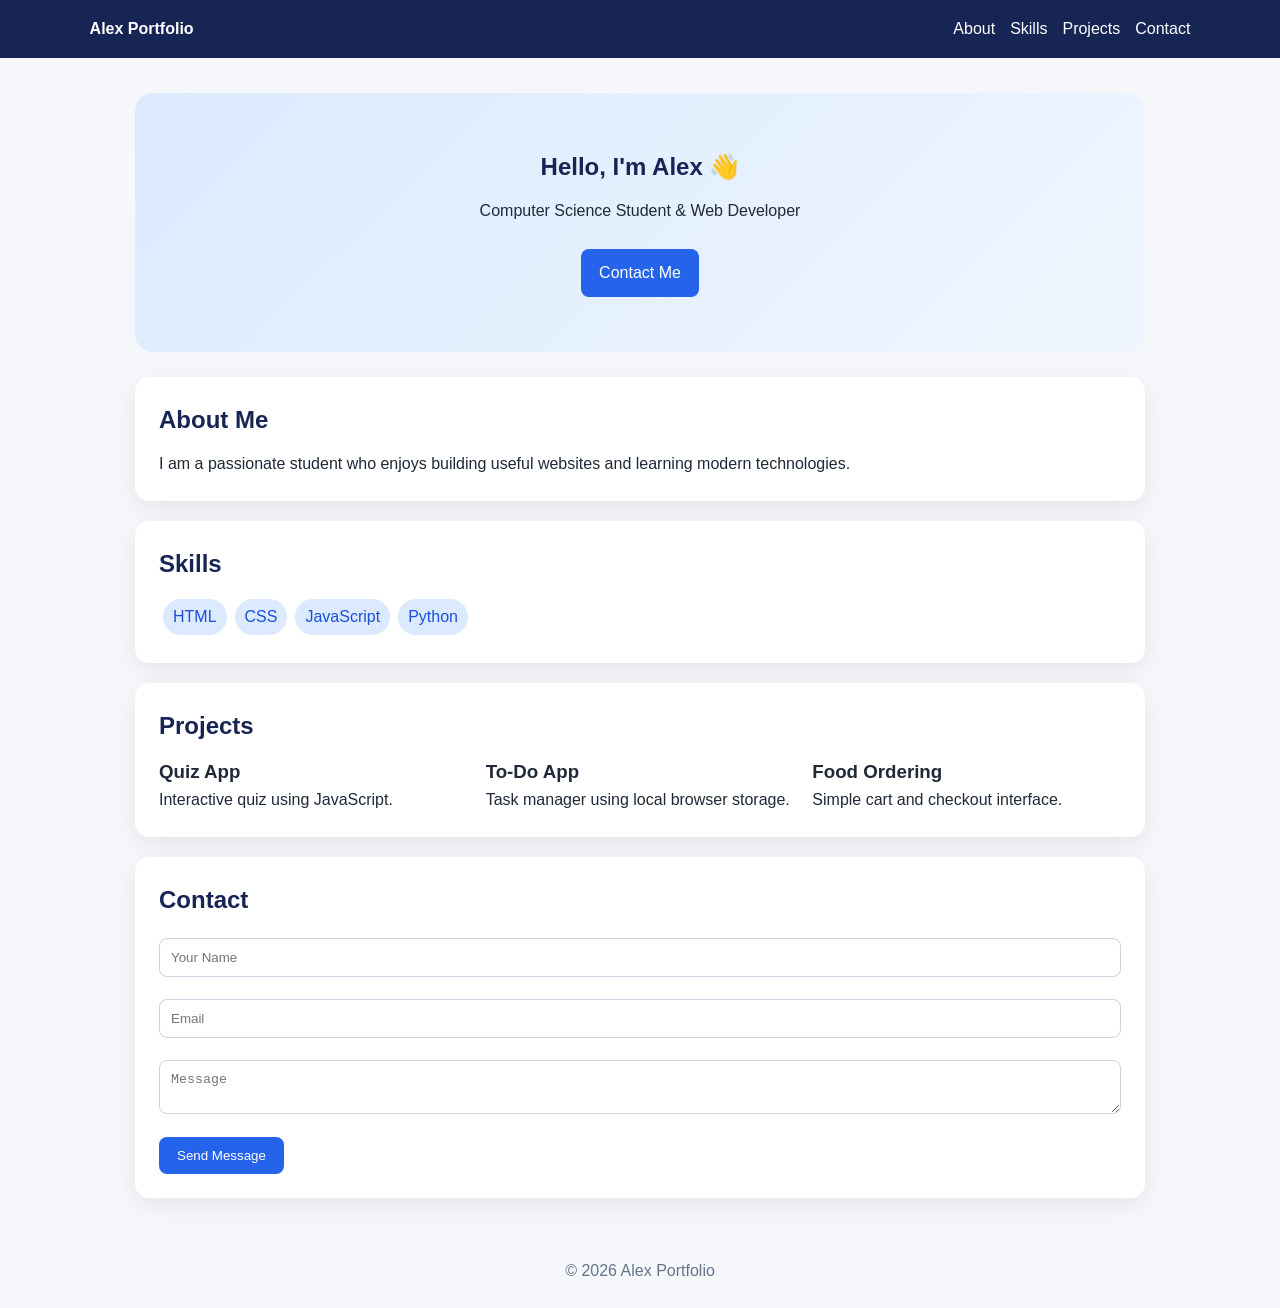
<file: Project_01_Personal_Portfolio/index.html>
<!DOCTYPE html><html><head><title>My Portfolio</title><link rel="stylesheet" href="style.css"></head><body><nav><b>Alex Portfolio</b><div><a href="#about">About</a><a href="#skills">Skills</a><a href="#projects">Projects</a><a href="#contact">Contact</a></div></nav><main class="container"><section class="hero"><h1>Hello, I'm Alex 👋</h1><p>Computer Science Student & Web Developer</p><br><a class="btn" href="#contact">Contact Me</a></section><section id="about" class="card"><h2>About Me</h2><p>I am a passionate student who enjoys building useful websites and learning modern technologies.</p></section><section id="skills" class="card"><h2>Skills</h2><span class="tag">HTML</span><span class="tag">CSS</span><span class="tag">JavaScript</span><span class="tag">Python</span></section><section id="projects" class="card"><h2>Projects</h2><div class="grid"><div><h3>Quiz App</h3><p>Interactive quiz using JavaScript.</p></div><div><h3>To-Do App</h3><p>Task manager using local browser storage.</p></div><div><h3>Food Ordering</h3><p>Simple cart and checkout interface.</p></div></div></section><section id="contact" class="card"><h2>Contact</h2><form id="contactForm"><input required placeholder="Your Name"><input required type="email" placeholder="Email"><textarea required placeholder="Message"></textarea><button class="btn">Send Message</button></form><p id="msg"></p></section></main><footer>© 2026 Alex Portfolio</footer><script src="script.js"></script></body></html>
</file>
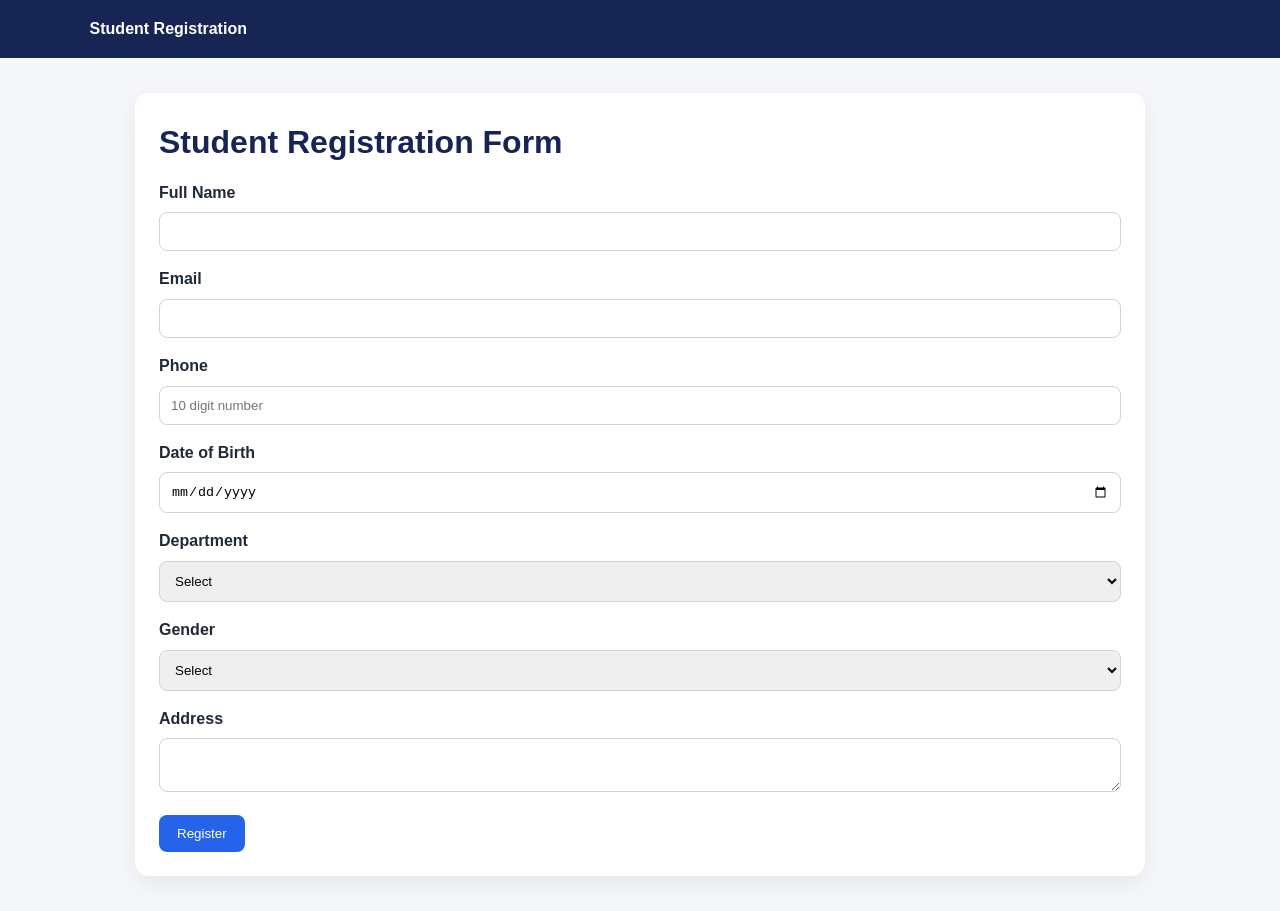
<file: Project_02_Student_Registration/index.html>
<!DOCTYPE html><html><head><title>Student Registration</title><link rel="stylesheet" href="style.css"></head><body><nav><b>Student Registration</b></nav><main class="container"><div class="card"><h1>Student Registration Form</h1><form id="reg"><label>Full Name</label><input id="name" required><label>Email</label><input type="email" required><label>Phone</label><input pattern="[0-9]{10}" placeholder="10 digit number" required><label>Date of Birth</label><input type="date" required><label>Department</label><select required><option value="">Select</option><option>CSE</option><option>ECE</option><option>EEE</option><option>Mechanical</option></select><label>Gender</label><select required><option value="">Select</option><option>Male</option><option>Female</option><option>Other</option></select><label>Address</label><textarea required></textarea><button class="btn">Register</button></form><div id="result"></div></div></main><script src="script.js"></script></body></html>
</file>
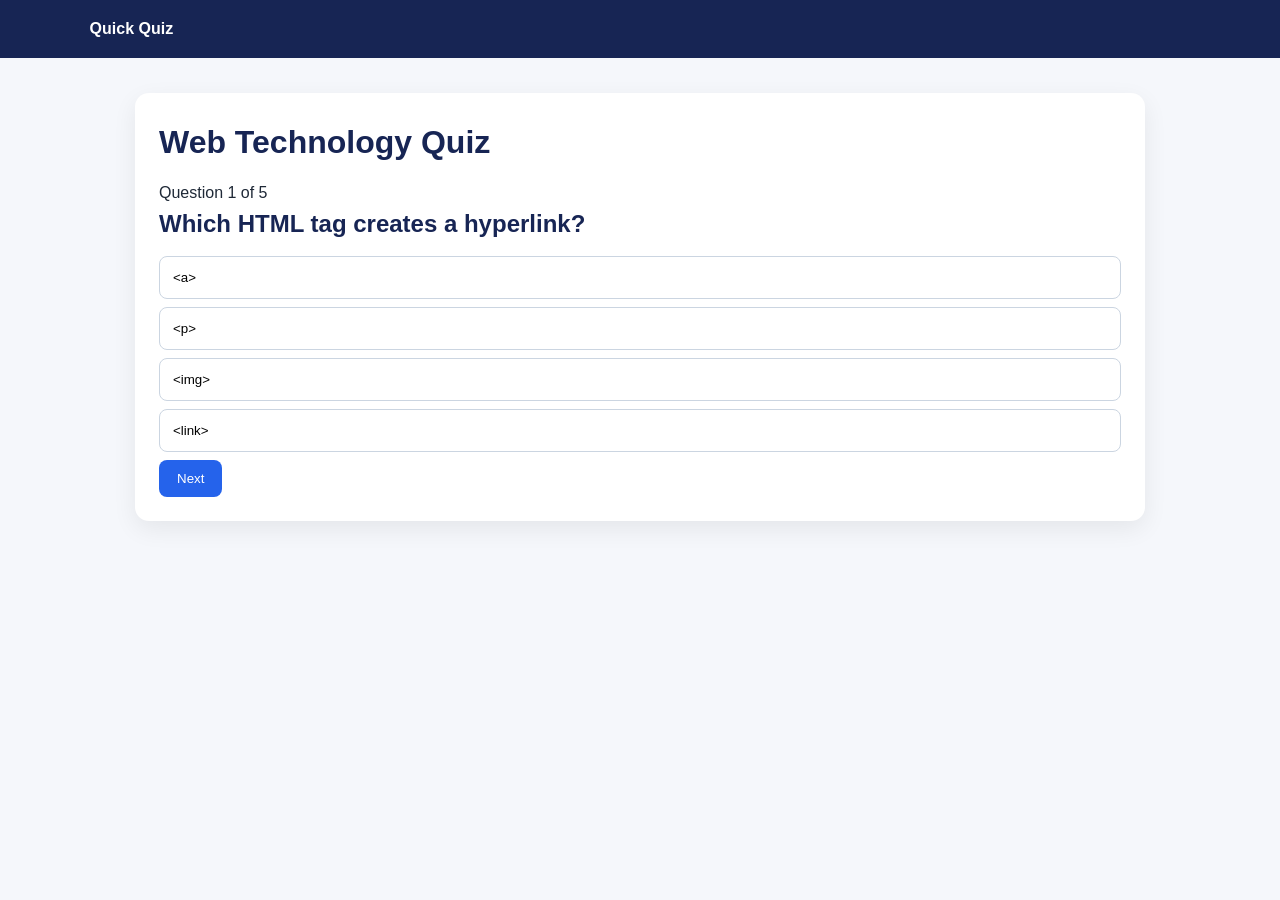
<file: Project_03_Online_Quiz/index.html>
<!DOCTYPE html><html><head><title>Online Quiz</title><link rel="stylesheet" href="style.css"></head><body><nav><b>Quick Quiz</b></nav><main class="container"><div class="card"><h1>Web Technology Quiz</h1><p id="progress"></p><h2 id="question"></h2><div id="options"></div><button id="next" class="btn">Next</button><p id="score"></p></div></main><script src="script.js"></script></body></html>
</file>
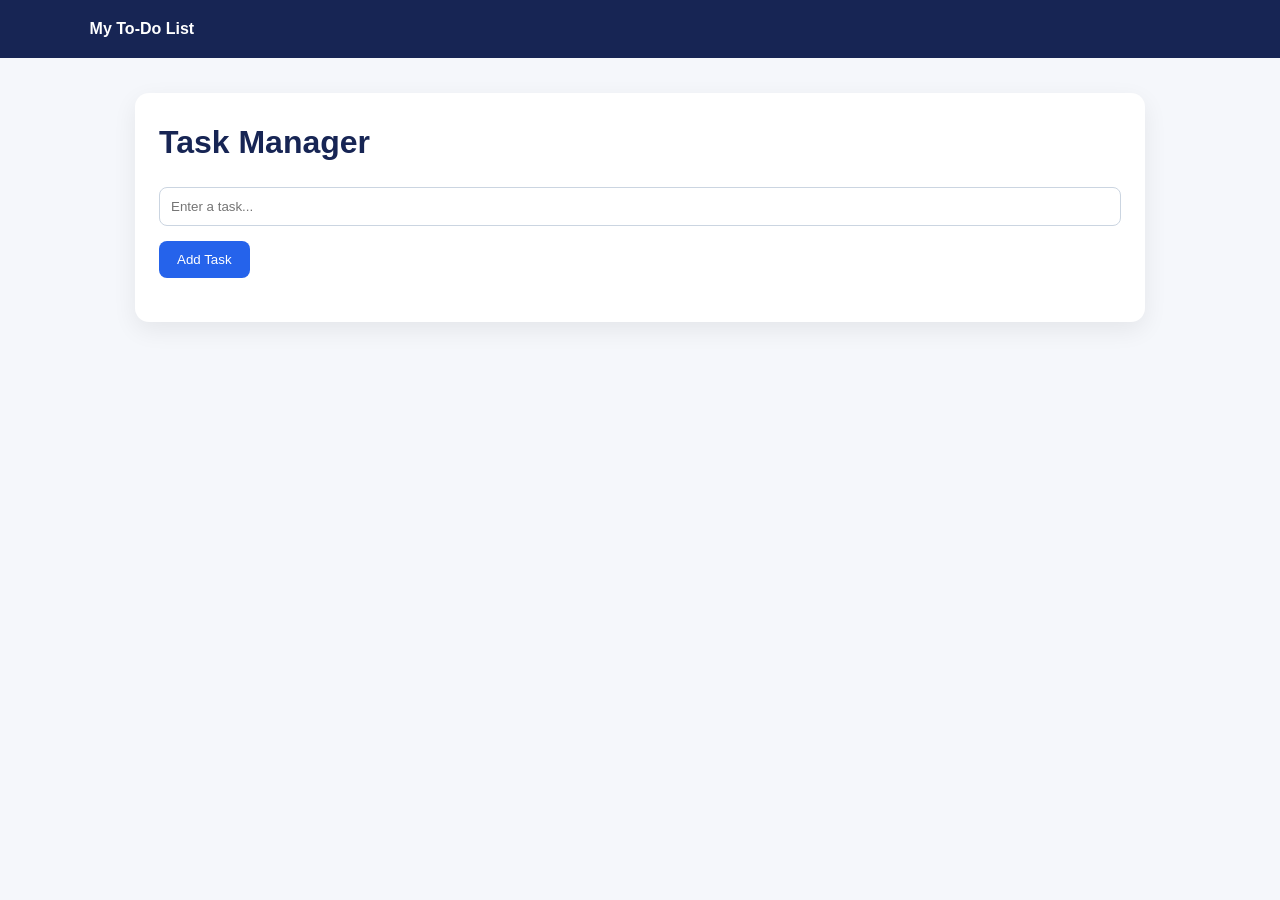
<file: Project_04_To_Do_List/index.html>
<!DOCTYPE html><html><head><title>To-Do List</title><link rel="stylesheet" href="style.css"></head><body><nav><b>My To-Do List</b></nav><main class="container"><div class="card"><h1>Task Manager</h1><form id="taskForm"><input id="task" placeholder="Enter a task..." required><button class="btn">Add Task</button></form><ul id="list"></ul></div></main><script src="script.js"></script></body></html>
</file>
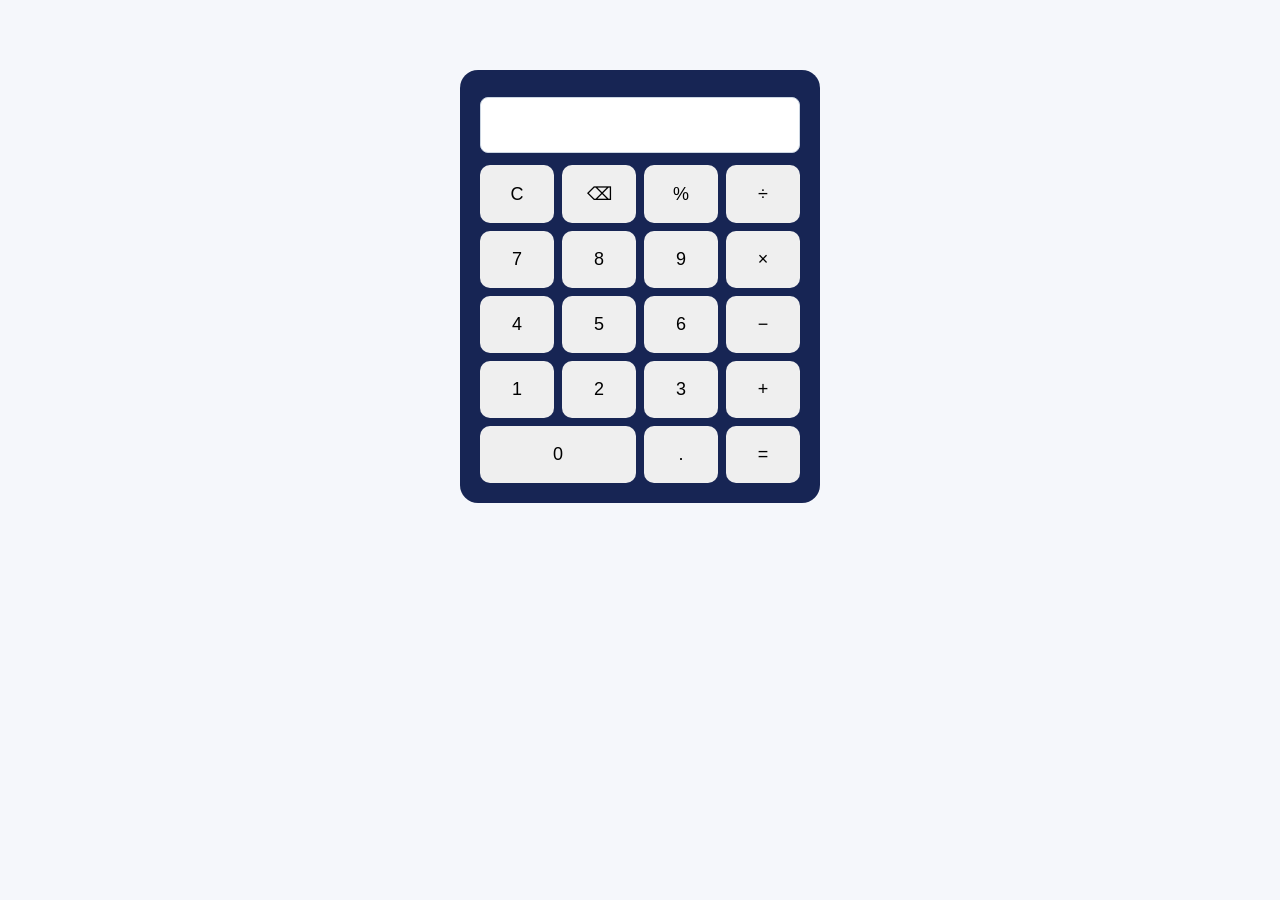
<file: Project_05_Calculator/index.html>
<!DOCTYPE html><html><head><title>Calculator</title><link rel="stylesheet" href="style.css"></head><body><main class="calc"><input id="display" readonly><div class="keys"> <button onclick="clearD()">C</button><button onclick="del()">⌫</button><button onclick="add('%')">%</button><button onclick="add('/')">÷</button><button onclick="add('7')">7</button><button onclick="add('8')">8</button><button onclick="add('9')">9</button><button onclick="add('*')">×</button><button onclick="add('4')">4</button><button onclick="add('5')">5</button><button onclick="add('6')">6</button><button onclick="add('-')">−</button><button onclick="add('1')">1</button><button onclick="add('2')">2</button><button onclick="add('3')">3</button><button onclick="add('+')">+</button><button onclick="add('0')" class="wide">0</button><button onclick="add('.')">.</button><button onclick="calc()">=</button></div></main><script src="script.js"></script></body></html>
</file>
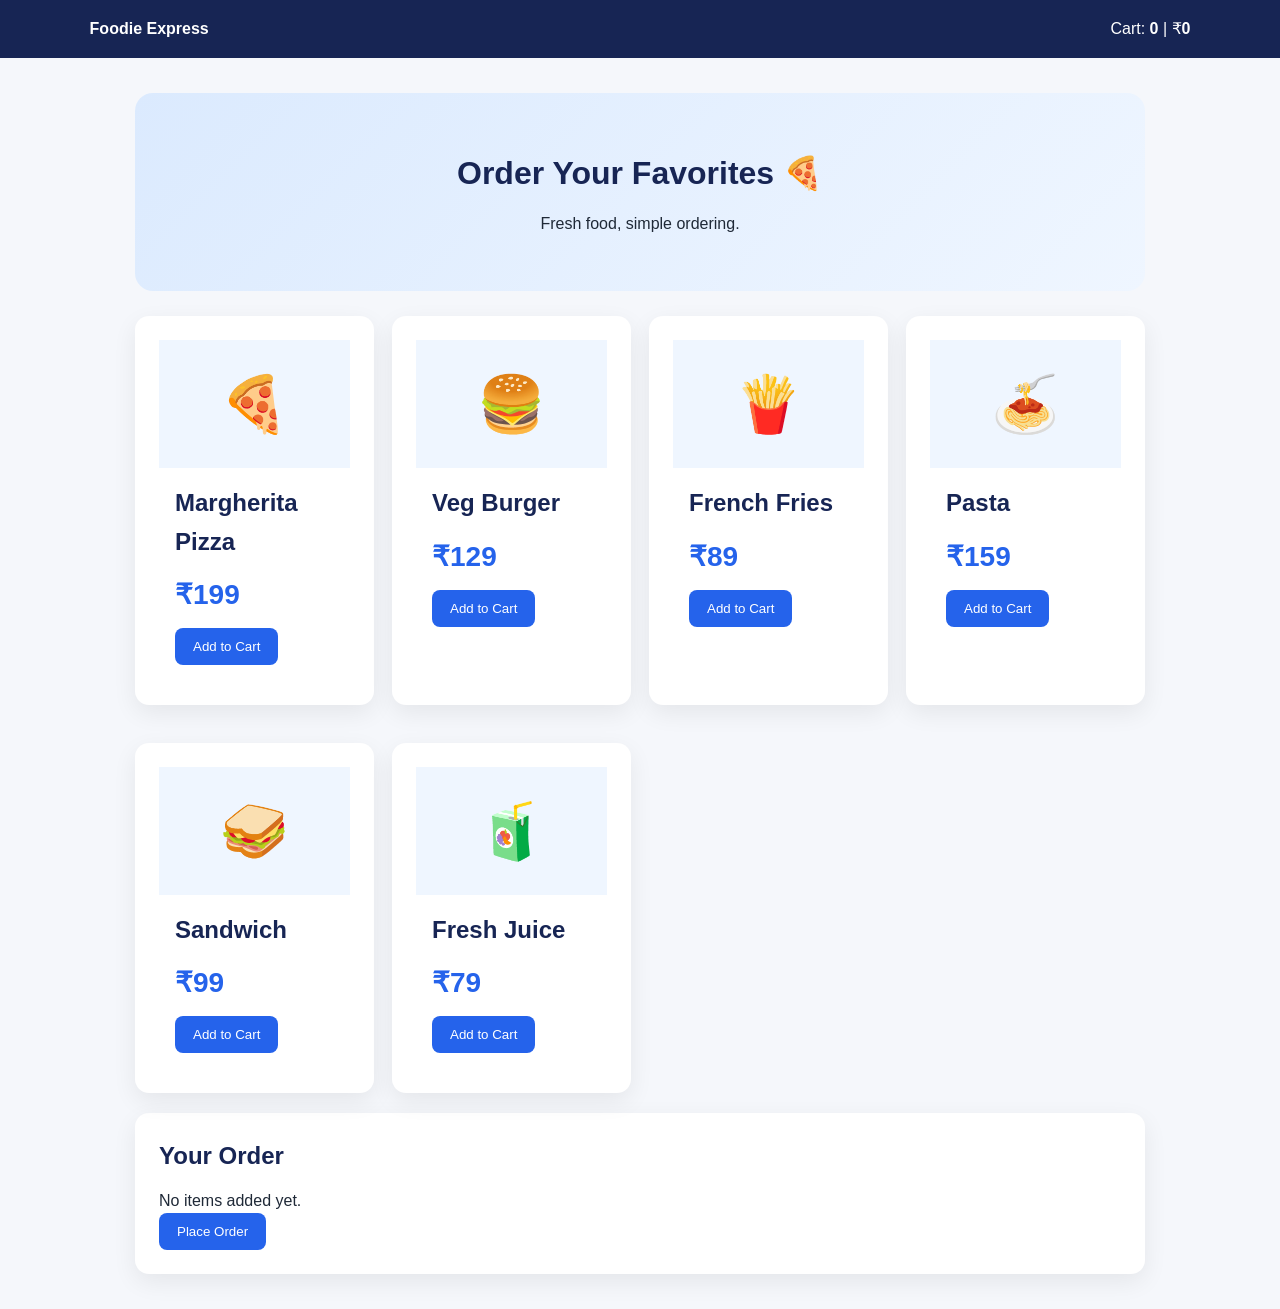
<file: Project_06_Online_Food_Ordering/index.html>
<!DOCTYPE html><html><head><title>Food Ordering</title><link rel="stylesheet" href="style.css"></head><body><nav><b>Foodie Express</b><span>Cart: <b id="count">0</b> | ₹<b id="total">0</b></span></nav><main class="container"><div class="hero"><h1>Order Your Favorites 🍕</h1><p>Fresh food, simple ordering.</p></div><div id="menu" class="grid"></div><div class="card"><h2>Your Order</h2><div id="cart">No items added yet.</div><button id="order" class="btn">Place Order</button><p id="msg"></p></div></main><script src="script.js"></script></body></html>
</file>
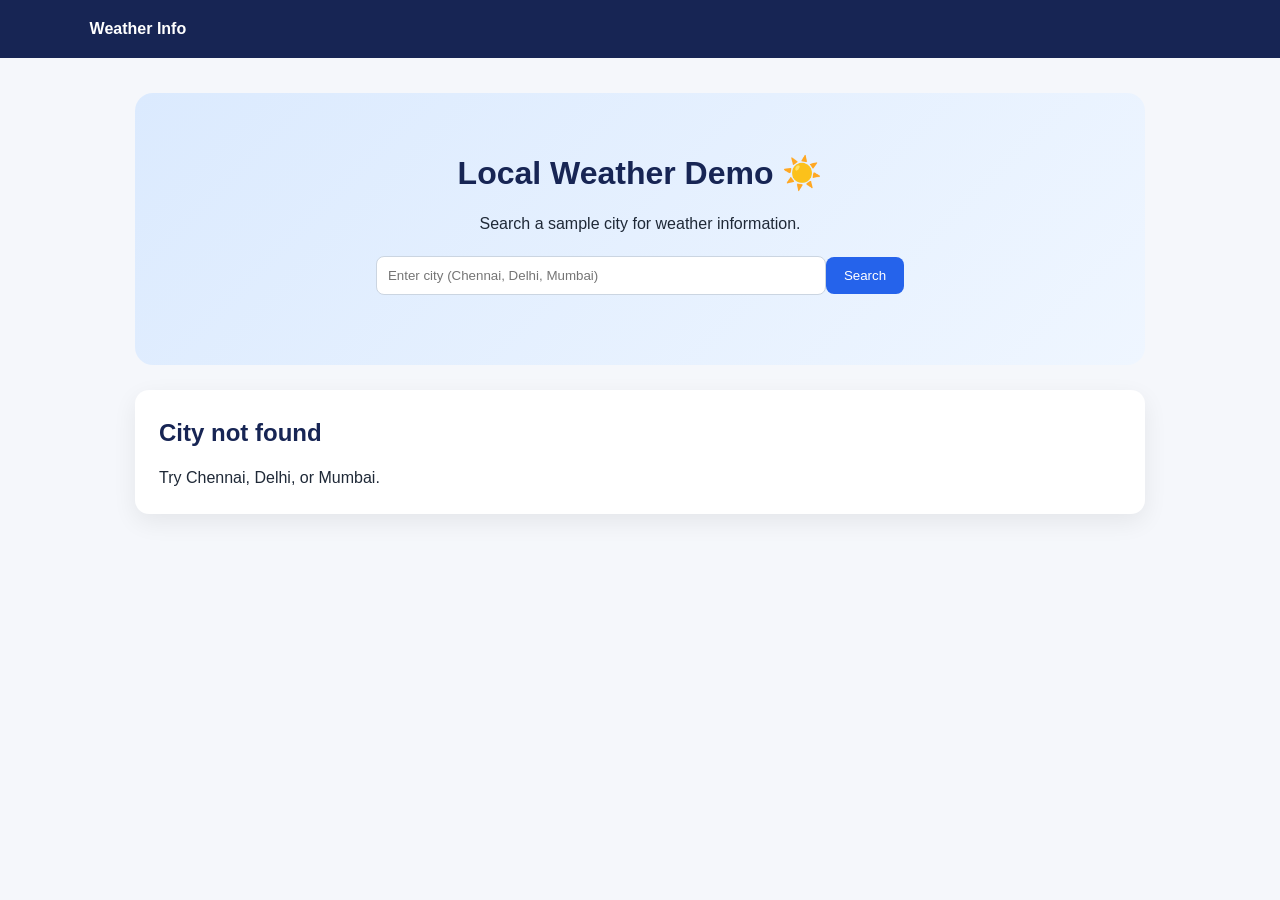
<file: Project_07_Weather_Information/index.html>
<!DOCTYPE html><html><head><title>Weather Information</title><link rel="stylesheet" href="style.css"></head><body><nav><b>Weather Info</b></nav><main class="container"><div class="hero"><h1>Local Weather Demo ☀️</h1><p>Search a sample city for weather information.</p><input id="city" placeholder="Enter city (Chennai, Delhi, Mumbai)"><button class="btn" onclick="showWeather()">Search</button></div><div id="result" class="card"></div></main><script src="script.js"></script></body></html>
</file>
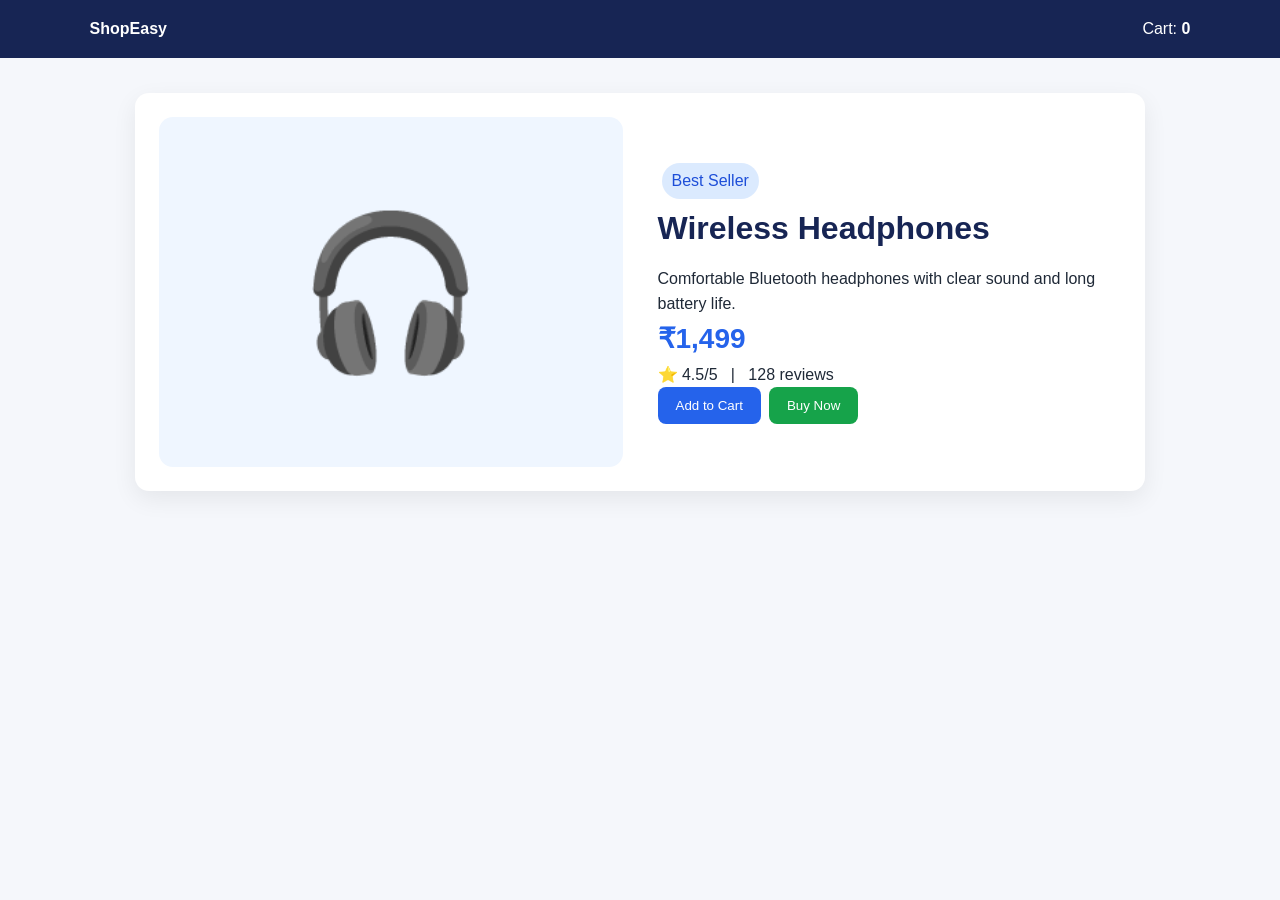
<file: Project_08_E_Commerce_Product_Page/index.html>
<!DOCTYPE html><html><head><title>E-Commerce Product</title><link rel="stylesheet" href="style.css"></head><body><nav><b>ShopEasy</b><span>Cart: <b id="cart">0</b></span></nav><main class="container"><div class="product card"><div class="image">🎧</div><div><span class="tag">Best Seller</span><h1>Wireless Headphones</h1><p>Comfortable Bluetooth headphones with clear sound and long battery life.</p><div class="price">₹1,499</div><p>⭐ 4.5/5 &nbsp; | &nbsp; 128 reviews</p><button class="btn" id="add">Add to Cart</button><button class="btn secondary" id="buy">Buy Now</button><p id="msg"></p></div></div></main><script src="script.js"></script></body></html>
</file>
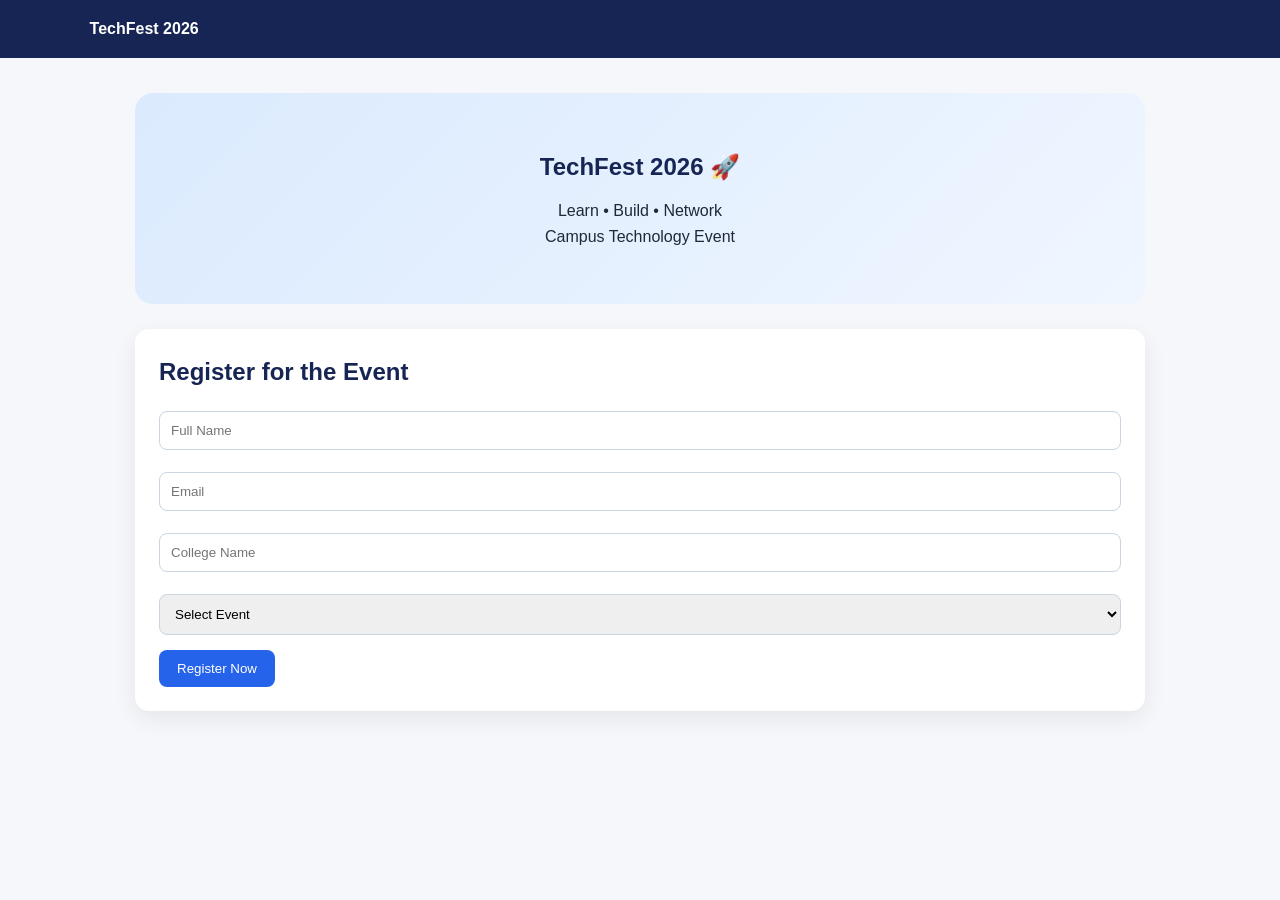
<file: Project_09_Event_Registration/index.html>
<!DOCTYPE html><html><head><title>Event Registration</title><link rel="stylesheet" href="style.css"></head><body><nav><b>TechFest 2026</b></nav><main class="container"><section class="hero"><h1>TechFest 2026 🚀</h1><p>Learn • Build • Network</p><p>Campus Technology Event</p></section><div class="card"><h2>Register for the Event</h2><form id="event"><input required placeholder="Full Name"><input required type="email" placeholder="Email"><input required placeholder="College Name"><select required><option value="">Select Event</option><option>Web Development Workshop</option><option>AI Talk</option><option>Hackathon</option></select><button class="btn">Register Now</button></form><p id="msg"></p></div></main><script src="script.js"></script></body></html>
</file>
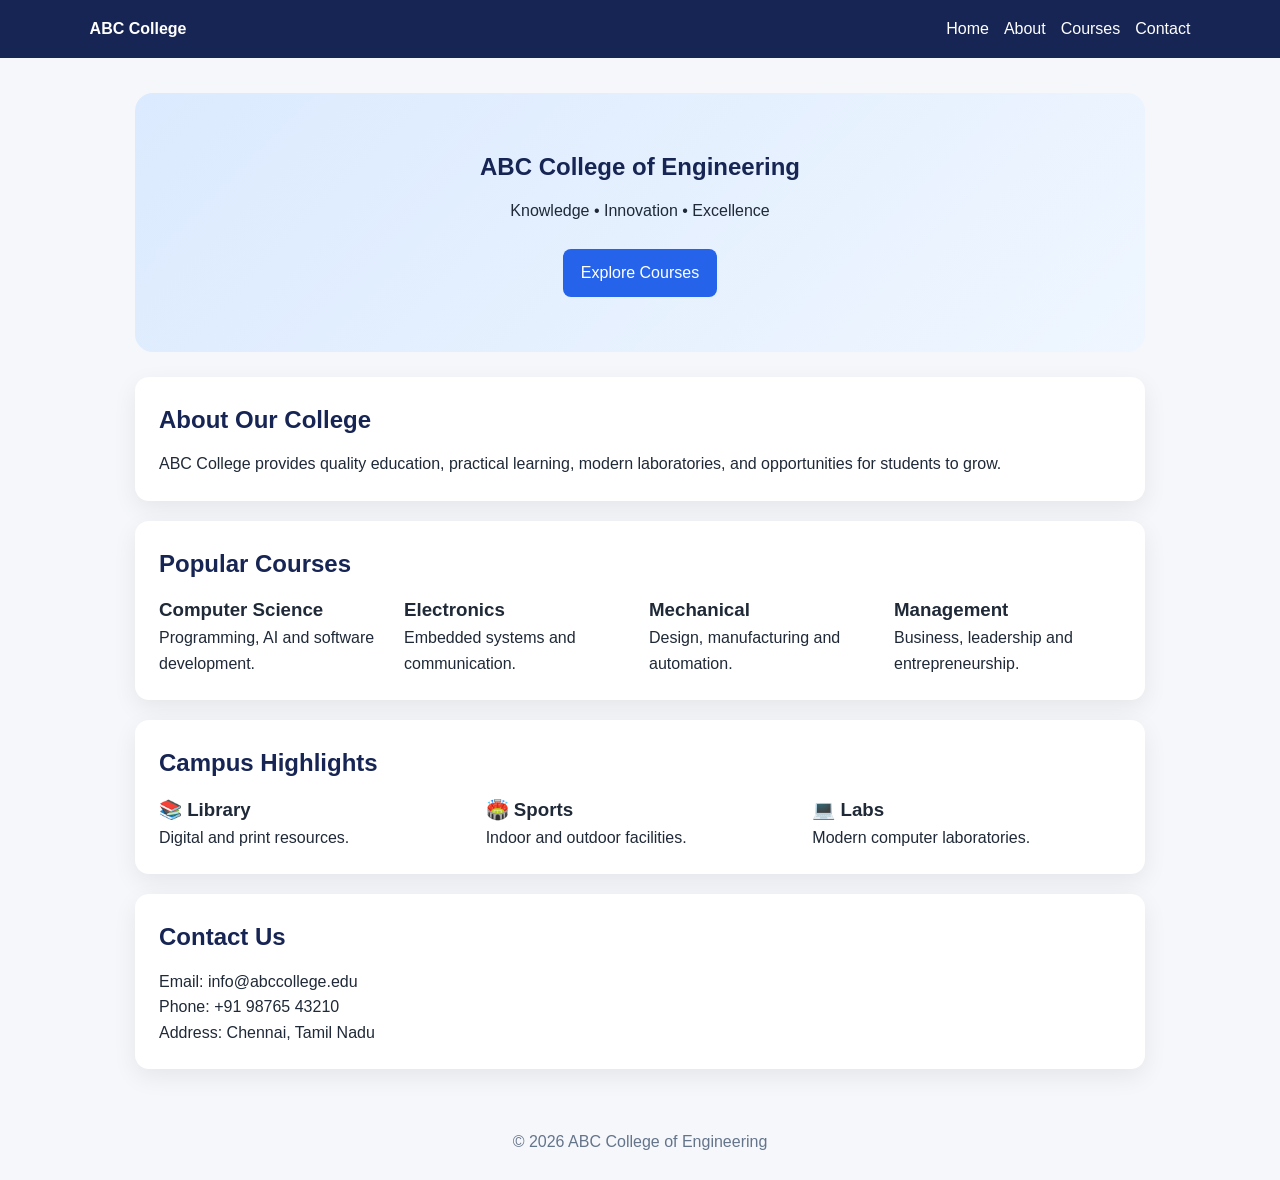
<file: Project_10_College_Website/index.html>
<!DOCTYPE html><html><head><title>College Website</title><link rel="stylesheet" href="style.css"></head><body><nav><b>ABC College</b><div><a href="#home">Home</a><a href="#about">About</a><a href="#courses">Courses</a><a href="#contact">Contact</a></div></nav><main class="container"><section id="home" class="hero"><h1>ABC College of Engineering</h1><p>Knowledge • Innovation • Excellence</p><br><a class="btn" href="#courses">Explore Courses</a></section><section id="about" class="card"><h2>About Our College</h2><p>ABC College provides quality education, practical learning, modern laboratories, and opportunities for students to grow.</p></section><section id="courses" class="card"><h2>Popular Courses</h2><div class="grid"><div><h3>Computer Science</h3><p>Programming, AI and software development.</p></div><div><h3>Electronics</h3><p>Embedded systems and communication.</p></div><div><h3>Mechanical</h3><p>Design, manufacturing and automation.</p></div><div><h3>Management</h3><p>Business, leadership and entrepreneurship.</p></div></div></section><section class="card"><h2>Campus Highlights</h2><div class="grid"><div><h3>📚 Library</h3><p>Digital and print resources.</p></div><div><h3>🏟️ Sports</h3><p>Indoor and outdoor facilities.</p></div><div><h3>💻 Labs</h3><p>Modern computer laboratories.</p></div></div></section><section id="contact" class="card"><h2>Contact Us</h2><p>Email: info@abccollege.edu</p><p>Phone: +91 98765 43210</p><p>Address: Chennai, Tamil Nadu</p></section></main><footer>© 2026 ABC College of Engineering</footer><script src="script.js"></script></body></html>
</file>
<file: Project_01_Personal_Portfolio/style.css>
*{box-sizing:border-box;margin:0;padding:0}body{font-family:Arial,sans-serif;background:#f5f7fb;color:#1f2937;line-height:1.6}nav{background:#172554;color:#fff;padding:16px 7%;display:flex;justify-content:space-between;align-items:center;gap:20px;flex-wrap:wrap}nav a{color:#fff;text-decoration:none;margin-left:15px}.container{max-width:1050px;margin:35px auto;padding:0 20px}.card{background:#fff;border-radius:14px;padding:24px;box-shadow:0 8px 24px #00000012;margin-bottom:20px}h1,h2{margin-bottom:12px;color:#172554}.btn{display:inline-block;background:#2563eb;color:#fff;border:0;border-radius:8px;padding:11px 18px;cursor:pointer;text-decoration:none}.btn:hover{background:#1d4ed8}input,select,textarea{width:100%;padding:11px;margin:7px 0 15px;border:1px solid #cbd5e1;border-radius:8px}label{font-weight:600}.grid{display:grid;grid-template-columns:repeat(auto-fit,minmax(220px,1fr));gap:18px}.hero{padding:55px 25px;text-align:center;background:linear-gradient(135deg,#dbeafe,#eff6ff);border-radius:18px;margin-bottom:25px}.tag{display:inline-block;padding:5px 10px;border-radius:20px;background:#dbeafe;color:#1d4ed8;margin:4px}.price{font-size:28px;font-weight:bold;color:#2563eb}footer{text-align:center;padding:25px;color:#64748b}@media(max-width:600px){nav{display:block}nav a{display:inline-block;margin:8px 8px 0 0}.container{margin:20px auto}}.message{margin-top:12px;padding:10px;border-radius:8px;background:#ecfdf5;color:#166534}
</file>
<file: Project_02_Student_Registration/style.css>
*{box-sizing:border-box;margin:0;padding:0}body{font-family:Arial,sans-serif;background:#f5f7fb;color:#1f2937;line-height:1.6}nav{background:#172554;color:#fff;padding:16px 7%;display:flex;justify-content:space-between;align-items:center;gap:20px;flex-wrap:wrap}nav a{color:#fff;text-decoration:none;margin-left:15px}.container{max-width:1050px;margin:35px auto;padding:0 20px}.card{background:#fff;border-radius:14px;padding:24px;box-shadow:0 8px 24px #00000012;margin-bottom:20px}h1,h2{margin-bottom:12px;color:#172554}.btn{display:inline-block;background:#2563eb;color:#fff;border:0;border-radius:8px;padding:11px 18px;cursor:pointer;text-decoration:none}.btn:hover{background:#1d4ed8}input,select,textarea{width:100%;padding:11px;margin:7px 0 15px;border:1px solid #cbd5e1;border-radius:8px}label{font-weight:600}.grid{display:grid;grid-template-columns:repeat(auto-fit,minmax(220px,1fr));gap:18px}.hero{padding:55px 25px;text-align:center;background:linear-gradient(135deg,#dbeafe,#eff6ff);border-radius:18px;margin-bottom:25px}.tag{display:inline-block;padding:5px 10px;border-radius:20px;background:#dbeafe;color:#1d4ed8;margin:4px}.price{font-size:28px;font-weight:bold;color:#2563eb}footer{text-align:center;padding:25px;color:#64748b}@media(max-width:600px){nav{display:block}nav a{display:inline-block;margin:8px 8px 0 0}.container{margin:20px auto}}.message{margin-top:12px;padding:10px;border-radius:8px;background:#ecfdf5;color:#166534}
</file>
<file: Project_03_Online_Quiz/style.css>
*{box-sizing:border-box;margin:0;padding:0}body{font-family:Arial,sans-serif;background:#f5f7fb;color:#1f2937;line-height:1.6}nav{background:#172554;color:#fff;padding:16px 7%;display:flex;justify-content:space-between;align-items:center;gap:20px;flex-wrap:wrap}nav a{color:#fff;text-decoration:none;margin-left:15px}.container{max-width:1050px;margin:35px auto;padding:0 20px}.card{background:#fff;border-radius:14px;padding:24px;box-shadow:0 8px 24px #00000012;margin-bottom:20px}h1,h2{margin-bottom:12px;color:#172554}.btn{display:inline-block;background:#2563eb;color:#fff;border:0;border-radius:8px;padding:11px 18px;cursor:pointer;text-decoration:none}.btn:hover{background:#1d4ed8}input,select,textarea{width:100%;padding:11px;margin:7px 0 15px;border:1px solid #cbd5e1;border-radius:8px}label{font-weight:600}.grid{display:grid;grid-template-columns:repeat(auto-fit,minmax(220px,1fr));gap:18px}.hero{padding:55px 25px;text-align:center;background:linear-gradient(135deg,#dbeafe,#eff6ff);border-radius:18px;margin-bottom:25px}.tag{display:inline-block;padding:5px 10px;border-radius:20px;background:#dbeafe;color:#1d4ed8;margin:4px}.price{font-size:28px;font-weight:bold;color:#2563eb}footer{text-align:center;padding:25px;color:#64748b}@media(max-width:600px){nav{display:block}nav a{display:inline-block;margin:8px 8px 0 0}.container{margin:20px auto}}.message{margin-top:12px;padding:10px;border-radius:8px;background:#ecfdf5;color:#166534}#options button{display:block;width:100%;text-align:left;background:#fff;border:1px solid #cbd5e1;padding:13px;margin:8px 0;border-radius:8px;cursor:pointer}#options button:hover{background:#eff6ff}.selected{background:#dbeafe!important}
</file>
<file: Project_04_To_Do_List/style.css>
*{box-sizing:border-box;margin:0;padding:0}body{font-family:Arial,sans-serif;background:#f5f7fb;color:#1f2937;line-height:1.6}nav{background:#172554;color:#fff;padding:16px 7%;display:flex;justify-content:space-between;align-items:center;gap:20px;flex-wrap:wrap}nav a{color:#fff;text-decoration:none;margin-left:15px}.container{max-width:1050px;margin:35px auto;padding:0 20px}.card{background:#fff;border-radius:14px;padding:24px;box-shadow:0 8px 24px #00000012;margin-bottom:20px}h1,h2{margin-bottom:12px;color:#172554}.btn{display:inline-block;background:#2563eb;color:#fff;border:0;border-radius:8px;padding:11px 18px;cursor:pointer;text-decoration:none}.btn:hover{background:#1d4ed8}input,select,textarea{width:100%;padding:11px;margin:7px 0 15px;border:1px solid #cbd5e1;border-radius:8px}label{font-weight:600}.grid{display:grid;grid-template-columns:repeat(auto-fit,minmax(220px,1fr));gap:18px}.hero{padding:55px 25px;text-align:center;background:linear-gradient(135deg,#dbeafe,#eff6ff);border-radius:18px;margin-bottom:25px}.tag{display:inline-block;padding:5px 10px;border-radius:20px;background:#dbeafe;color:#1d4ed8;margin:4px}.price{font-size:28px;font-weight:bold;color:#2563eb}footer{text-align:center;padding:25px;color:#64748b}@media(max-width:600px){nav{display:block}nav a{display:inline-block;margin:8px 8px 0 0}.container{margin:20px auto}}.message{margin-top:12px;padding:10px;border-radius:8px;background:#ecfdf5;color:#166534}ul{list-style:none;margin-top:20px}li{display:flex;justify-content:space-between;align-items:center;padding:12px;border-bottom:1px solid #e2e8f0;gap:10px}li.done span{text-decoration:line-through;color:#94a3b8}.delete{border:0;background:#fee2e2;color:#b91c1c;padding:7px;border-radius:6px;cursor:pointer}
</file>
<file: Project_05_Calculator/style.css>
*{box-sizing:border-box;margin:0;padding:0}body{font-family:Arial,sans-serif;background:#f5f7fb;color:#1f2937;line-height:1.6}nav{background:#172554;color:#fff;padding:16px 7%;display:flex;justify-content:space-between;align-items:center;gap:20px;flex-wrap:wrap}nav a{color:#fff;text-decoration:none;margin-left:15px}.container{max-width:1050px;margin:35px auto;padding:0 20px}.card{background:#fff;border-radius:14px;padding:24px;box-shadow:0 8px 24px #00000012;margin-bottom:20px}h1,h2{margin-bottom:12px;color:#172554}.btn{display:inline-block;background:#2563eb;color:#fff;border:0;border-radius:8px;padding:11px 18px;cursor:pointer;text-decoration:none}.btn:hover{background:#1d4ed8}input,select,textarea{width:100%;padding:11px;margin:7px 0 15px;border:1px solid #cbd5e1;border-radius:8px}label{font-weight:600}.grid{display:grid;grid-template-columns:repeat(auto-fit,minmax(220px,1fr));gap:18px}.hero{padding:55px 25px;text-align:center;background:linear-gradient(135deg,#dbeafe,#eff6ff);border-radius:18px;margin-bottom:25px}.tag{display:inline-block;padding:5px 10px;border-radius:20px;background:#dbeafe;color:#1d4ed8;margin:4px}.price{font-size:28px;font-weight:bold;color:#2563eb}footer{text-align:center;padding:25px;color:#64748b}@media(max-width:600px){nav{display:block}nav a{display:inline-block;margin:8px 8px 0 0}.container{margin:20px auto}}.message{margin-top:12px;padding:10px;border-radius:8px;background:#ecfdf5;color:#166534}.calc{max-width:360px;margin:70px auto;background:#172554;padding:20px;border-radius:18px}.calc input{font-size:28px;text-align:right;margin-bottom:12px}.keys{display:grid;grid-template-columns:repeat(4,1fr);gap:8px}.keys button{padding:18px;border:0;border-radius:10px;font-size:18px;cursor:pointer}.wide{grid-column:span 2}
</file>
<file: Project_06_Online_Food_Ordering/style.css>
*{box-sizing:border-box;margin:0;padding:0}body{font-family:Arial,sans-serif;background:#f5f7fb;color:#1f2937;line-height:1.6}nav{background:#172554;color:#fff;padding:16px 7%;display:flex;justify-content:space-between;align-items:center;gap:20px;flex-wrap:wrap}nav a{color:#fff;text-decoration:none;margin-left:15px}.container{max-width:1050px;margin:35px auto;padding:0 20px}.card{background:#fff;border-radius:14px;padding:24px;box-shadow:0 8px 24px #00000012;margin-bottom:20px}h1,h2{margin-bottom:12px;color:#172554}.btn{display:inline-block;background:#2563eb;color:#fff;border:0;border-radius:8px;padding:11px 18px;cursor:pointer;text-decoration:none}.btn:hover{background:#1d4ed8}input,select,textarea{width:100%;padding:11px;margin:7px 0 15px;border:1px solid #cbd5e1;border-radius:8px}label{font-weight:600}.grid{display:grid;grid-template-columns:repeat(auto-fit,minmax(220px,1fr));gap:18px}.hero{padding:55px 25px;text-align:center;background:linear-gradient(135deg,#dbeafe,#eff6ff);border-radius:18px;margin-bottom:25px}.tag{display:inline-block;padding:5px 10px;border-radius:20px;background:#dbeafe;color:#1d4ed8;margin:4px}.price{font-size:28px;font-weight:bold;color:#2563eb}footer{text-align:center;padding:25px;color:#64748b}@media(max-width:600px){nav{display:block}nav a{display:inline-block;margin:8px 8px 0 0}.container{margin:20px auto}}.message{margin-top:12px;padding:10px;border-radius:8px;background:#ecfdf5;color:#166534}.food{overflow:hidden}.food .emoji{font-size:55px;text-align:center;background:#eff6ff;padding:20px}.food .body{padding:16px}.food button{margin-top:10px}
</file>
<file: Project_07_Weather_Information/style.css>
*{box-sizing:border-box;margin:0;padding:0}body{font-family:Arial,sans-serif;background:#f5f7fb;color:#1f2937;line-height:1.6}nav{background:#172554;color:#fff;padding:16px 7%;display:flex;justify-content:space-between;align-items:center;gap:20px;flex-wrap:wrap}nav a{color:#fff;text-decoration:none;margin-left:15px}.container{max-width:1050px;margin:35px auto;padding:0 20px}.card{background:#fff;border-radius:14px;padding:24px;box-shadow:0 8px 24px #00000012;margin-bottom:20px}h1,h2{margin-bottom:12px;color:#172554}.btn{display:inline-block;background:#2563eb;color:#fff;border:0;border-radius:8px;padding:11px 18px;cursor:pointer;text-decoration:none}.btn:hover{background:#1d4ed8}input,select,textarea{width:100%;padding:11px;margin:7px 0 15px;border:1px solid #cbd5e1;border-radius:8px}label{font-weight:600}.grid{display:grid;grid-template-columns:repeat(auto-fit,minmax(220px,1fr));gap:18px}.hero{padding:55px 25px;text-align:center;background:linear-gradient(135deg,#dbeafe,#eff6ff);border-radius:18px;margin-bottom:25px}.tag{display:inline-block;padding:5px 10px;border-radius:20px;background:#dbeafe;color:#1d4ed8;margin:4px}.price{font-size:28px;font-weight:bold;color:#2563eb}footer{text-align:center;padding:25px;color:#64748b}@media(max-width:600px){nav{display:block}nav a{display:inline-block;margin:8px 8px 0 0}.container{margin:20px auto}}.message{margin-top:12px;padding:10px;border-radius:8px;background:#ecfdf5;color:#166534}#city{max-width:450px;margin-top:20px}.weather{text-align:center}.temp{font-size:55px;font-weight:bold;color:#2563eb}
</file>
<file: Project_08_E_Commerce_Product_Page/style.css>
*{box-sizing:border-box;margin:0;padding:0}body{font-family:Arial,sans-serif;background:#f5f7fb;color:#1f2937;line-height:1.6}nav{background:#172554;color:#fff;padding:16px 7%;display:flex;justify-content:space-between;align-items:center;gap:20px;flex-wrap:wrap}nav a{color:#fff;text-decoration:none;margin-left:15px}.container{max-width:1050px;margin:35px auto;padding:0 20px}.card{background:#fff;border-radius:14px;padding:24px;box-shadow:0 8px 24px #00000012;margin-bottom:20px}h1,h2{margin-bottom:12px;color:#172554}.btn{display:inline-block;background:#2563eb;color:#fff;border:0;border-radius:8px;padding:11px 18px;cursor:pointer;text-decoration:none}.btn:hover{background:#1d4ed8}input,select,textarea{width:100%;padding:11px;margin:7px 0 15px;border:1px solid #cbd5e1;border-radius:8px}label{font-weight:600}.grid{display:grid;grid-template-columns:repeat(auto-fit,minmax(220px,1fr));gap:18px}.hero{padding:55px 25px;text-align:center;background:linear-gradient(135deg,#dbeafe,#eff6ff);border-radius:18px;margin-bottom:25px}.tag{display:inline-block;padding:5px 10px;border-radius:20px;background:#dbeafe;color:#1d4ed8;margin:4px}.price{font-size:28px;font-weight:bold;color:#2563eb}footer{text-align:center;padding:25px;color:#64748b}@media(max-width:600px){nav{display:block}nav a{display:inline-block;margin:8px 8px 0 0}.container{margin:20px auto}}.message{margin-top:12px;padding:10px;border-radius:8px;background:#ecfdf5;color:#166534}.product{display:grid;grid-template-columns:1fr 1fr;gap:35px;align-items:center}.image{min-height:350px;display:grid;place-items:center;background:#eff6ff;border-radius:14px;font-size:150px}.secondary{background:#16a34a;margin-left:8px}@media(max-width:700px){.product{grid-template-columns:1fr}.image{min-height:220px}}
</file>
<file: Project_09_Event_Registration/style.css>
*{box-sizing:border-box;margin:0;padding:0}body{font-family:Arial,sans-serif;background:#f5f7fb;color:#1f2937;line-height:1.6}nav{background:#172554;color:#fff;padding:16px 7%;display:flex;justify-content:space-between;align-items:center;gap:20px;flex-wrap:wrap}nav a{color:#fff;text-decoration:none;margin-left:15px}.container{max-width:1050px;margin:35px auto;padding:0 20px}.card{background:#fff;border-radius:14px;padding:24px;box-shadow:0 8px 24px #00000012;margin-bottom:20px}h1,h2{margin-bottom:12px;color:#172554}.btn{display:inline-block;background:#2563eb;color:#fff;border:0;border-radius:8px;padding:11px 18px;cursor:pointer;text-decoration:none}.btn:hover{background:#1d4ed8}input,select,textarea{width:100%;padding:11px;margin:7px 0 15px;border:1px solid #cbd5e1;border-radius:8px}label{font-weight:600}.grid{display:grid;grid-template-columns:repeat(auto-fit,minmax(220px,1fr));gap:18px}.hero{padding:55px 25px;text-align:center;background:linear-gradient(135deg,#dbeafe,#eff6ff);border-radius:18px;margin-bottom:25px}.tag{display:inline-block;padding:5px 10px;border-radius:20px;background:#dbeafe;color:#1d4ed8;margin:4px}.price{font-size:28px;font-weight:bold;color:#2563eb}footer{text-align:center;padding:25px;color:#64748b}@media(max-width:600px){nav{display:block}nav a{display:inline-block;margin:8px 8px 0 0}.container{margin:20px auto}}.message{margin-top:12px;padding:10px;border-radius:8px;background:#ecfdf5;color:#166534}
</file>
<file: Project_10_College_Website/style.css>
*{box-sizing:border-box;margin:0;padding:0}body{font-family:Arial,sans-serif;background:#f5f7fb;color:#1f2937;line-height:1.6}nav{background:#172554;color:#fff;padding:16px 7%;display:flex;justify-content:space-between;align-items:center;gap:20px;flex-wrap:wrap}nav a{color:#fff;text-decoration:none;margin-left:15px}.container{max-width:1050px;margin:35px auto;padding:0 20px}.card{background:#fff;border-radius:14px;padding:24px;box-shadow:0 8px 24px #00000012;margin-bottom:20px}h1,h2{margin-bottom:12px;color:#172554}.btn{display:inline-block;background:#2563eb;color:#fff;border:0;border-radius:8px;padding:11px 18px;cursor:pointer;text-decoration:none}.btn:hover{background:#1d4ed8}input,select,textarea{width:100%;padding:11px;margin:7px 0 15px;border:1px solid #cbd5e1;border-radius:8px}label{font-weight:600}.grid{display:grid;grid-template-columns:repeat(auto-fit,minmax(220px,1fr));gap:18px}.hero{padding:55px 25px;text-align:center;background:linear-gradient(135deg,#dbeafe,#eff6ff);border-radius:18px;margin-bottom:25px}.tag{display:inline-block;padding:5px 10px;border-radius:20px;background:#dbeafe;color:#1d4ed8;margin:4px}.price{font-size:28px;font-weight:bold;color:#2563eb}footer{text-align:center;padding:25px;color:#64748b}@media(max-width:600px){nav{display:block}nav a{display:inline-block;margin:8px 8px 0 0}.container{margin:20px auto}}.message{margin-top:12px;padding:10px;border-radius:8px;background:#ecfdf5;color:#166534}
</file>
